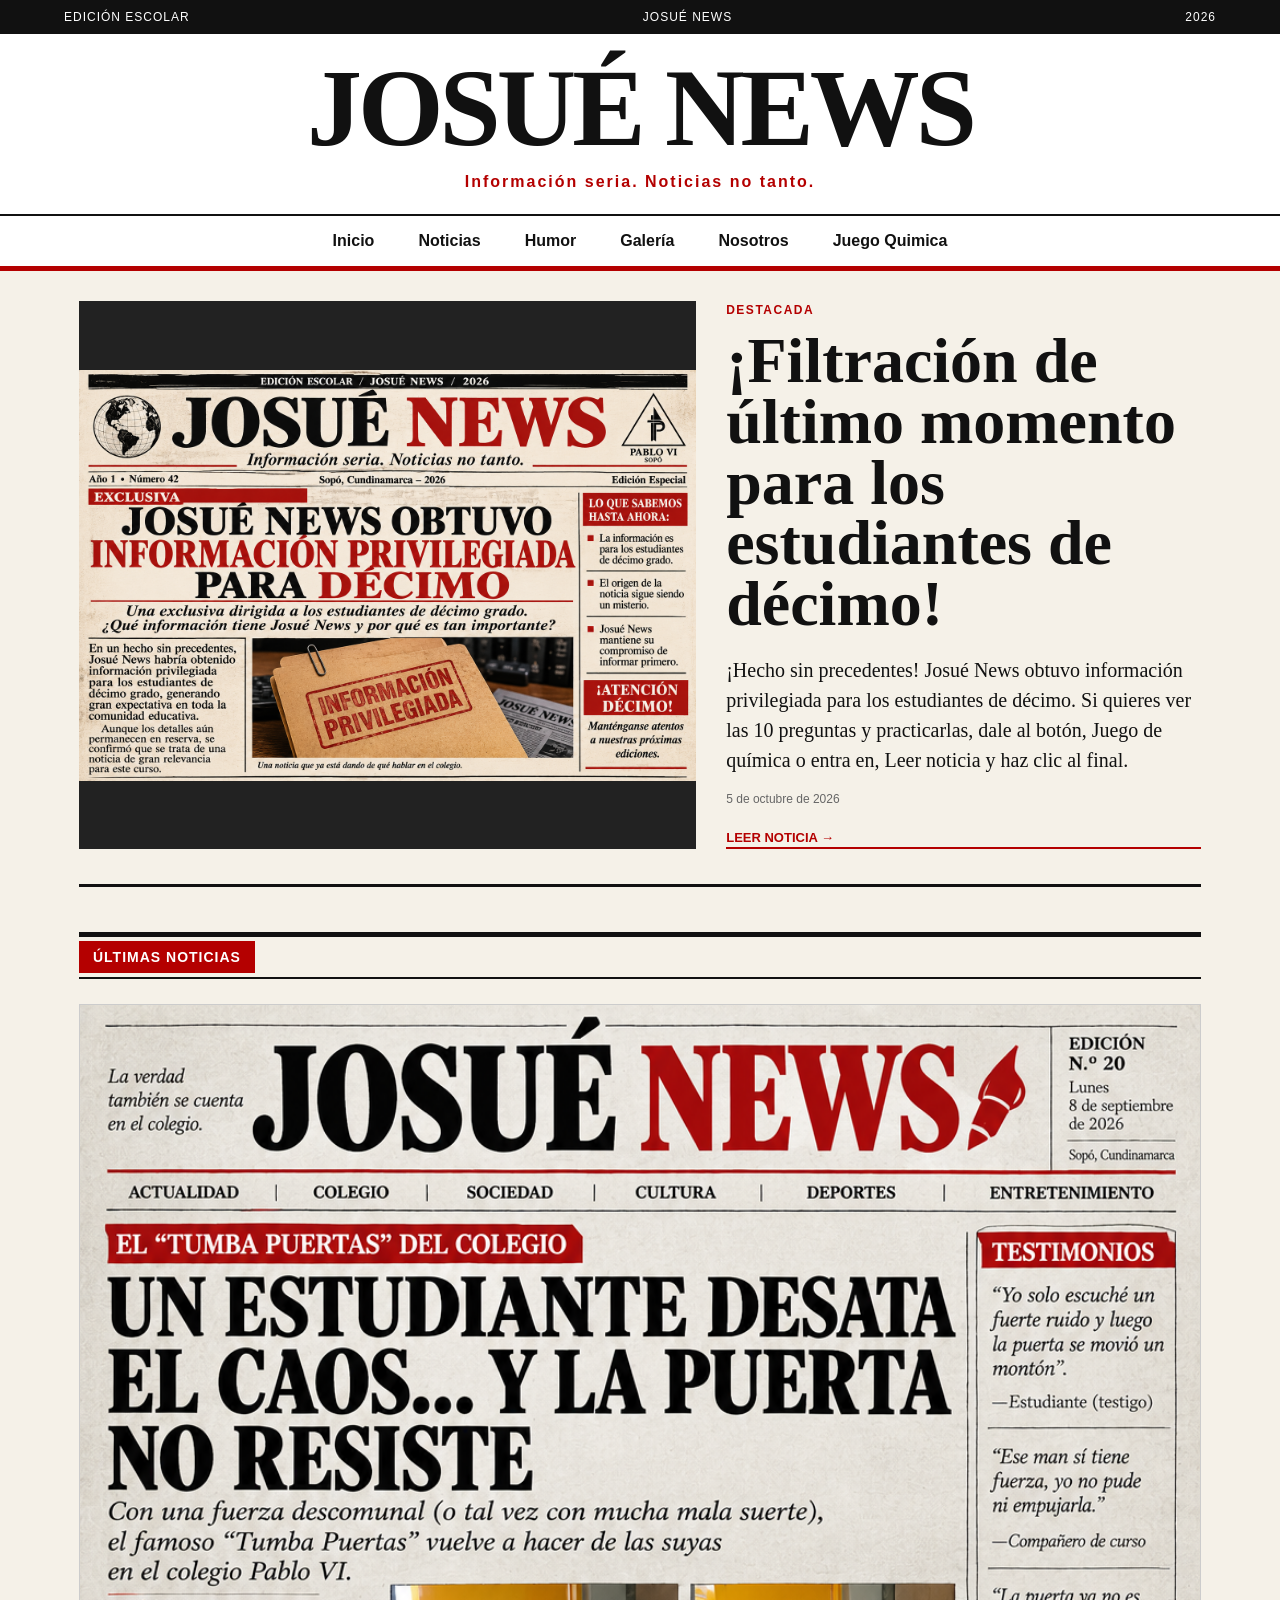
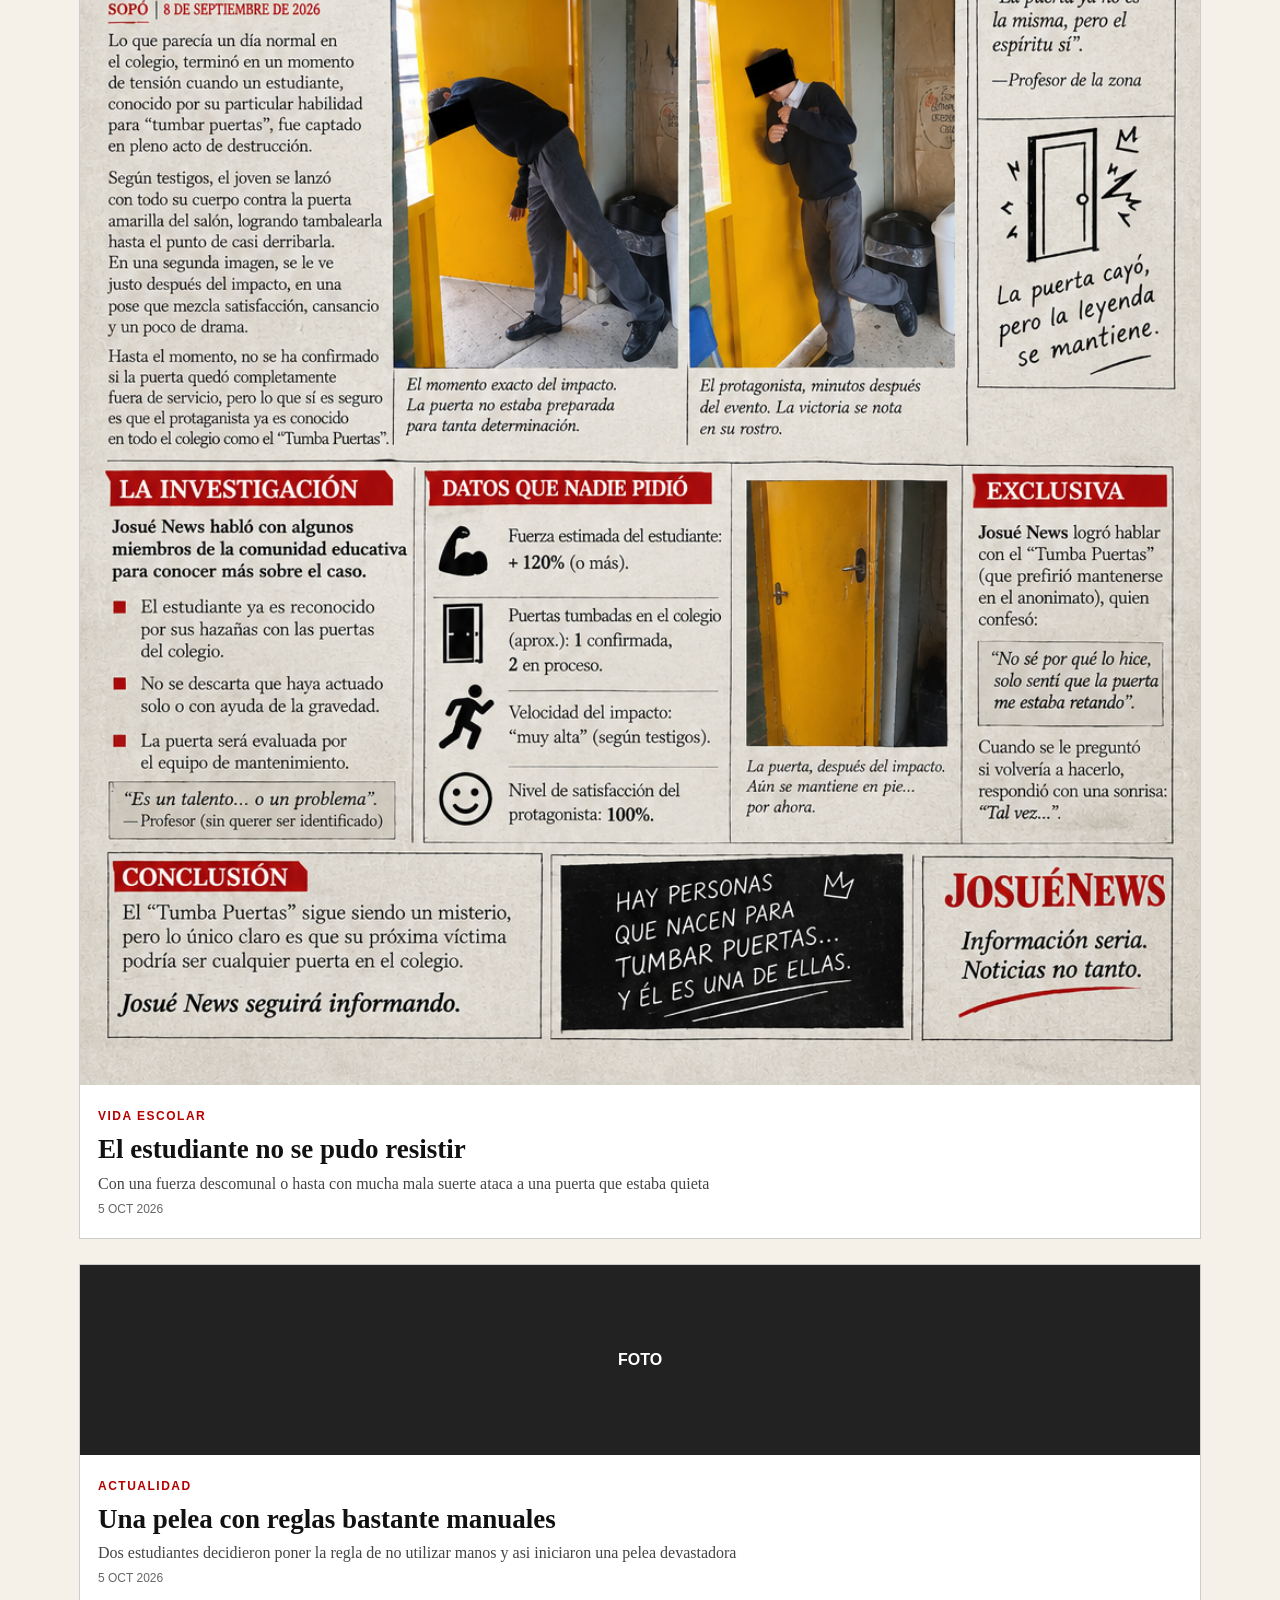
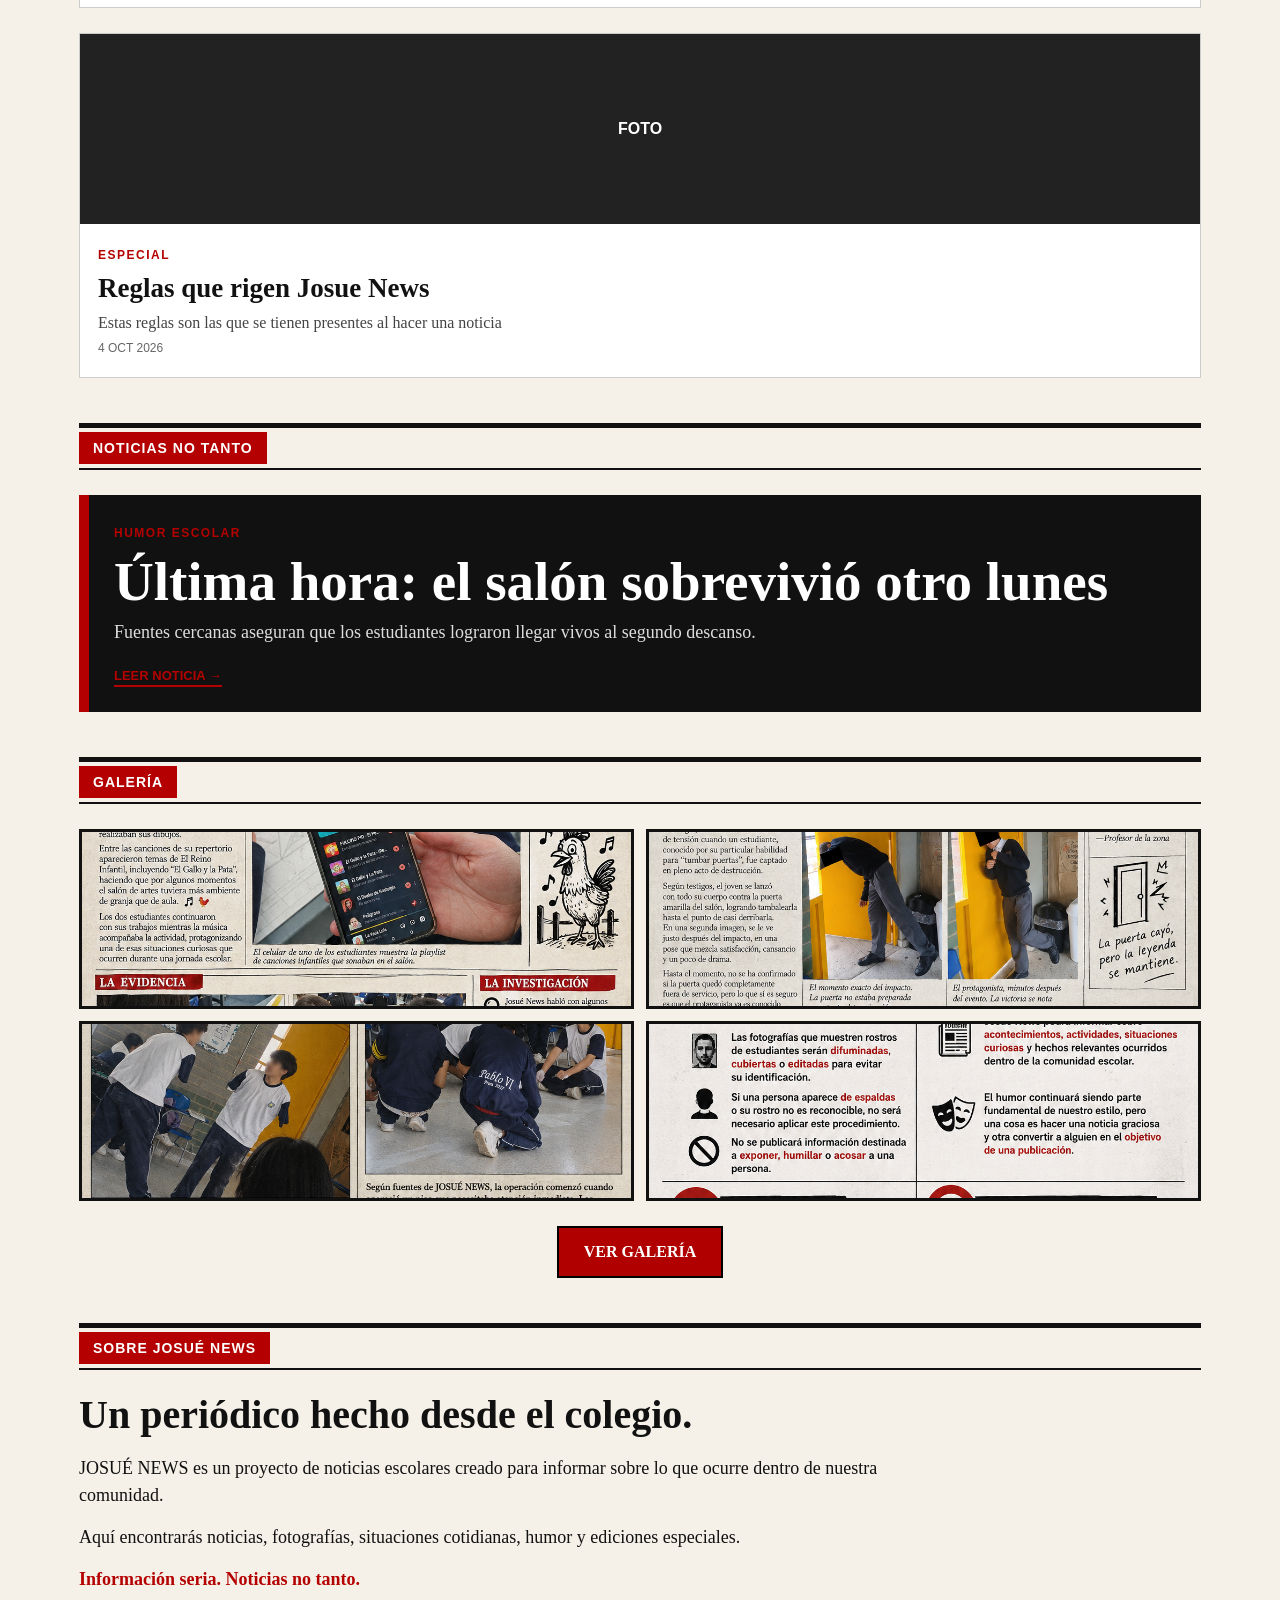
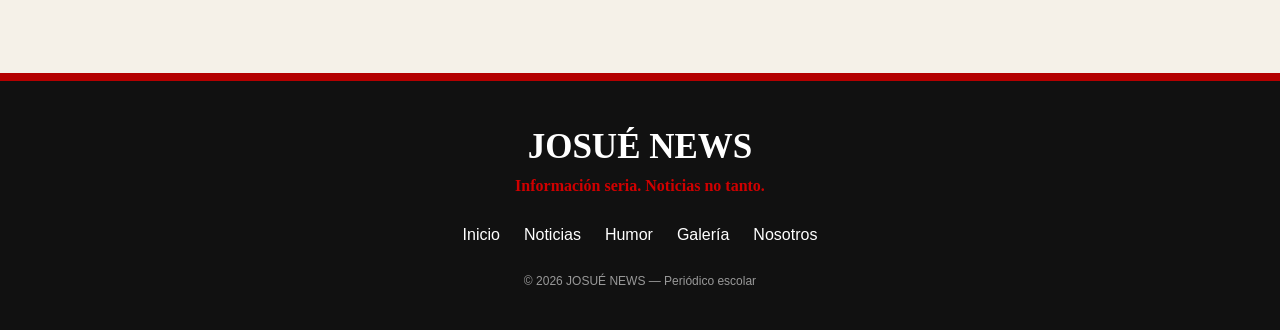
<file: index.html>
<!DOCTYPE html>
<html lang="es">
<head>
    <meta charset="UTF-8">
    <meta name="viewport" content="width=device-width, initial-scale=1.0">

    <title>JOSUÉ NEWS | Información seria. Noticias no tanto.</title>

    <meta name="description"
          content="JOSUÉ NEWS — Información seria. Noticias no tanto. Noticias, humor y actualidad escolar.">

    <link rel="stylesheet" href="style.css">
</head>

<body>

    <!-- =========================
         CABECERA
    ========================== -->

    <header class="site-header">

        <div class="top-bar">
            <span>EDICIÓN ESCOLAR</span>
            <span>JOSUÉ NEWS</span>
            <span>2026</span>
        </div>

        <div class="masthead">

            <div class="brand">
                <h1>JOSUÉ NEWS</h1>
                <p>Información seria. Noticias no tanto.</p>
            </div>

        </div>

        <!-- =========================
             NAVEGACIÓN
        ========================== -->

        <nav class="navbar">

            <a href="#inicio">Inicio</a>
            <a href="#noticias">Noticias</a>
            <a href="#humor">Humor</a>
            <a href="#galeria">Galería</a>
            <a href="#nosotros">Nosotros</a>
            <a href="quimica-1-admin-ios-repetir-todos.html">Juego Quimica</a>
        </nav>

    </header>


    <!-- =========================
         CONTENIDO PRINCIPAL
    ========================== -->

    <main id="inicio">


        <!-- =========================
             NOTICIA PRINCIPAL
        ========================== -->

        <section class="hero-news">

            <div class="hero-image" style="width: 100%; overflow: hidden;">
    <img src="imagenes/file_00000000a2c8820c994a9fa10d2fb992.png"
         alt="Imagen de la noticia"
         style="width: 100%; max-width: 100%; height: auto; display: block;">
</div>
            <div class="hero-content">

                <span class="category">DESTACADA</span>

                <h2>
                    ¡Filtración de último momento para los estudiantes de décimo!
                </h2>

                <p class="lead">
                    ¡Hecho sin precedentes! Josué News obtuvo información privilegiada para los estudiantes de décimo.
Si quieres ver las 10 preguntas y practicarlas, dale al botón, Juego de química o entra en, Leer noticia y haz clic al final.
                </p>

                <p class="date">
                    5 de octubre de 2026
                </p>

                <a href="noticia.html" class="read-more">
                    LEER NOTICIA →
                </a>

            </div>

        </section>


        <!-- =========================
             SEPARADOR
        ========================== -->

        <div class="section-title">
            <span>ÚLTIMAS NOTICIAS</span>
        </div>


        <!-- =========================
             NOTICIAS
        ========================== -->

        <section id="noticias" class="news-grid">


            <article class="news-card">

                <div class="news-image" style="width: 100%; overflow: hidden;">
    <img src="imagenes/file_000000002880822fab9816c562c62a15.png"
         alt="Imagen de la noticia"
         style="width: 100%; max-width: 100%; height: auto; display: block;">
                </div>

                <div class="news-content">

                    <span class="category">
                        VIDA ESCOLAR
                    </span>

                    <h3>
                        El estudiante no se pudo resistir
                    </h3>

                    <p>
                        Con una fuerza descomunal o hasta con mucha mala suerte
                        ataca a una puerta que estaba quieta
                    </p>

                    <span class="news-date">
                        5 OCT 2026
                    </span>

                </div>

            </article>


            
    <article class="news-card">
            

                <div class="news-image">
                    FOTO
                </div>

                <div class="news-content">

                    <span class="category">
                        ACTUALIDAD
                    </span>

                    <h3>
                        Una pelea con reglas bastante manuales
                    </h3>

                    <p>
                        Dos estudiantes decidieron poner la regla de no utilizar manos
                        y asi iniciaron una pelea devastadora
                    </p>

                    <span class="news-date">
                        5 OCT 2026
                    </span>

                </div>

            </article>


            <article class="news-card">

                <div class="news-image">
                    FOTO
                </div>

                <div class="news-content">

                    <span class="category">
                        ESPECIAL
                    </span>

                    <h3>
                        Reglas que rigen Josue News
                    </h3>

                    <p>
                        Estas reglas son las que se tienen presentes al hacer una 
                        noticia
                    </p>

                    <span class="news-date">
                        4 OCT 2026
                    </span>

                </div>

            </article>


        </section>


        <!-- =========================
             HUMOR
        ========================== -->

        <section id="humor" class="humor-section">

            <div class="section-title">
                <span>NOTICIAS NO TANTO</span>
            </div>

            <div class="humor-content">

                <div>

                    <span class="category">
                        HUMOR ESCOLAR
                    </span>

                    <h2>
                        Última hora: el salón sobrevivió otro lunes
                    </h2>

                    <p>
                        Fuentes cercanas aseguran que los estudiantes
                        lograron llegar vivos al segundo descanso.
                    </p>

                    <a href="noticia.html" class="read-more">
                        LEER NOTICIA →
                    </a>

                </div>

            </div>

        </section>


        <!-- =========================
             GALERÍA
        ========================== -->

        <section id="galeria" class="gallery-section">

    <div class="section-title">
        <span>GALERÍA</span>
    </div>

    <div class="gallery-grid">

        <div class="gallery-item">
            <img src="imagenes/file_0000000087f881f596c0f84444d2f927.png" alt="Foto 1">
        </div>

        <div class="gallery-item">
            <img src="imagenes/file_000000002880822fab9816c562c62a15.png" alt="Foto 2">
        </div>

        <div class="gallery-item">
            <img src="imagenes/file_00000000ddf0820e990035ad2cf3b0d6.png" alt="Foto 3">
        </div>

        <div class="gallery-item">
            <img src="imagenes/file_000000004114820eb2ee918c62eab57a.png" alt="Foto 4">
        </div>

    </div>

    <!-- BOTÓN VER GALERÍA -->
   
                </div>

    <div style="text-align: center; margin-top: 25px;">
        <a href="Galería.html" style="
            display: inline-block;
            padding: 12px 25px;
            background: #b00000;
            color: white;
            text-decoration: none;
            font-weight: bold;
            border: 2px solid #000;
        ">
            VER GALERÍA
        </a>
    </div>

        </section>

</section>

        <!-- =========================
             NOSOTROS
        ========================== -->

        <section id="nosotros" class="about-section">

            <div class="section-title">
                <span>SOBRE JOSUÉ NEWS</span>
            </div>

            <div class="about-content">

                <h2>
                    Un periódico hecho desde el colegio.
                </h2>

                <p>
                    JOSUÉ NEWS es un proyecto de noticias escolares creado
                    para informar sobre lo que ocurre dentro de nuestra
                    comunidad.
                </p>

                <p>
                    Aquí encontrarás noticias, fotografías, situaciones
                    cotidianas, humor y ediciones especiales.
                </p>

                <strong>
                    Información seria. Noticias no tanto.
                </strong>

            </div>

        </section>

    </main>


    <!-- =========================
         PIE DE PÁGINA
    ========================== -->

    <footer class="site-footer">

        <div class="footer-brand">
            <h2>JOSUÉ NEWS</h2>
            <p>Información seria. Noticias no tanto.</p>
        </div>

        <div class="footer-links">

            <a href="#inicio">Inicio</a>
            <a href="#noticias">Noticias</a>
            <a href="#humor">Humor</a>
            <a href="#galeria">Galería</a>
            <a href="#nosotros">Nosotros</a>

        </div>

        <div class="copyright">
            © 2026 JOSUÉ NEWS — Periódico escolar
        </div>

    </footer>
    <script src="Temporadas.js"></script>


</body>
</html>
</file>
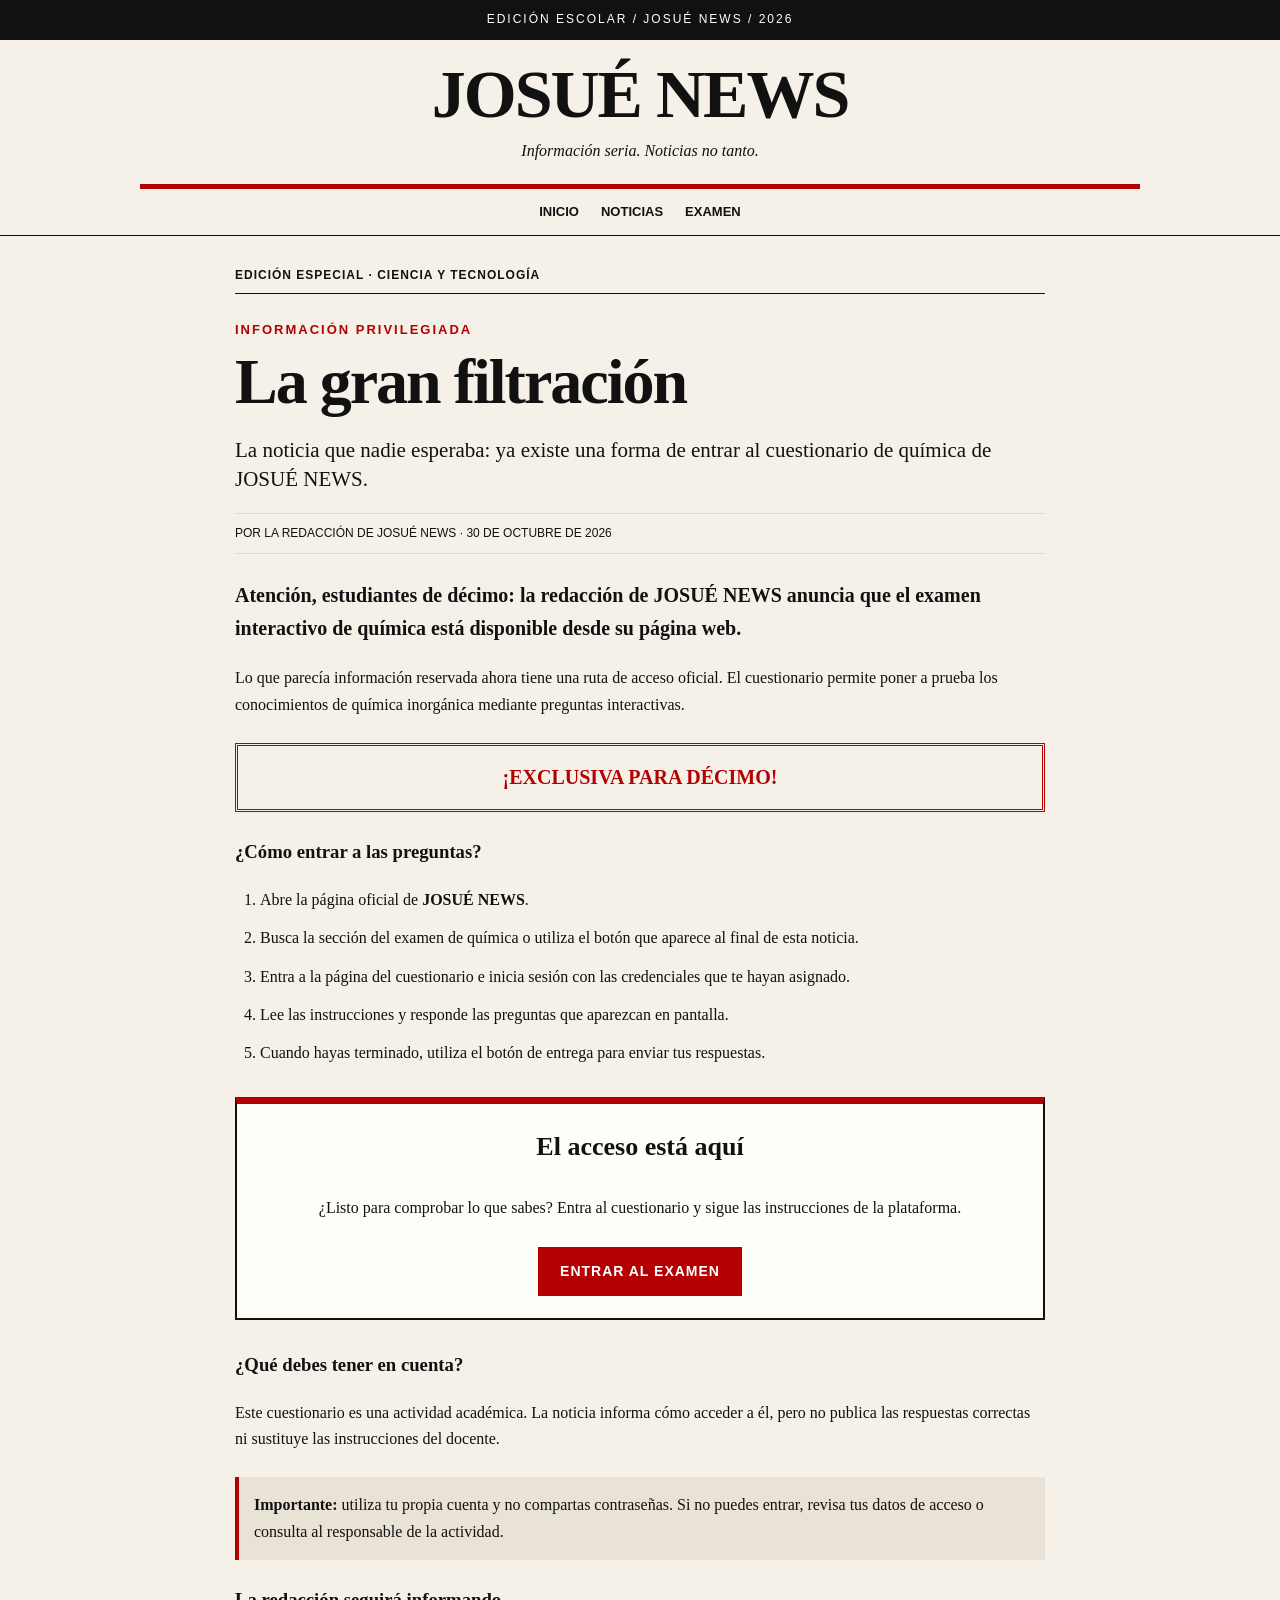
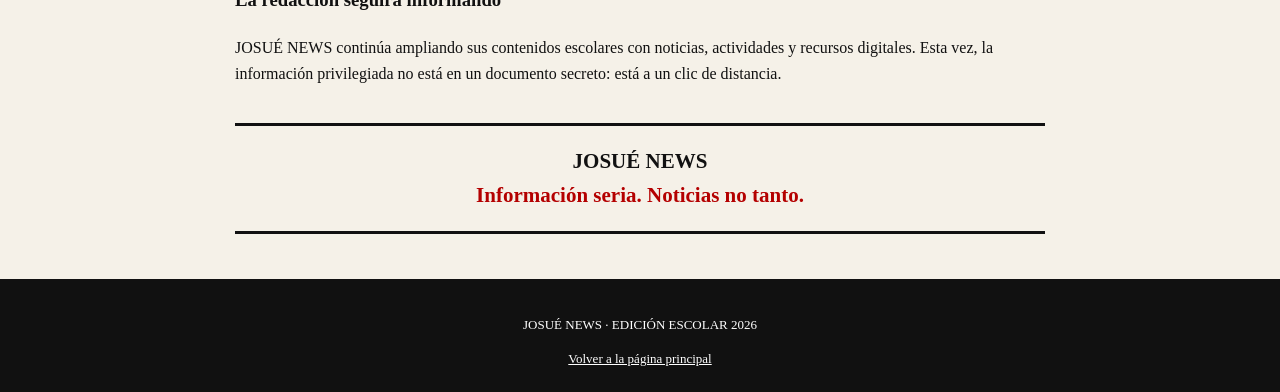
<file: noticia.html>
<!DOCTYPE html>
<html lang="es">
<head>
  <meta charset="UTF-8">
  <meta name="viewport" content="width=device-width, initial-scale=1.0">
  <title>La gran filtración | JOSUÉ NEWS</title>

  <style>
    :root {
      --rojo: #b40000;
      --negro: #111111;
      --papel: #f5f1e8;
      --gris: #ded8cc;
    }

    * {
      box-sizing: border-box;
    }

    body {
      margin: 0;
      background: var(--papel);
      color: var(--negro);
      font-family: Georgia, "Times New Roman", serif;
      line-height: 1.65;
    }

    header {
      background: var(--negro);
      color: white;
      text-align: center;
      padding: 10px;
      font-family: Arial, sans-serif;
      font-size: 12px;
      letter-spacing: 2px;
    }

    .masthead {
      max-width: 1000px;
      margin: auto;
      padding: 20px;
      text-align: center;
      border-bottom: 5px solid var(--rojo);
    }

    .masthead h1 {
      margin: 0;
      font-size: clamp(38px, 8vw, 68px);
      line-height: 1;
      letter-spacing: -2px;
    }

    .masthead p {
      margin: 10px 0 0;
      font-style: italic;
    }

    nav {
      display: flex;
      justify-content: center;
      flex-wrap: wrap;
      gap: 22px;
      padding: 12px;
      border-bottom: 1px solid var(--negro);
      font-family: Arial, sans-serif;
      font-size: 13px;
    }

    nav a {
      color: var(--negro);
      text-decoration: none;
      font-weight: bold;
    }

    nav a:hover {
      color: var(--rojo);
    }

    main {
      max-width: 850px;
      margin: 30px auto;
      padding: 0 20px;
    }

    .edition {
      border-bottom: 1px solid var(--negro);
      padding-bottom: 8px;
      font-family: Arial, sans-serif;
      font-size: 12px;
      font-weight: bold;
      letter-spacing: 1px;
    }

    .category {
      color: var(--rojo);
      font-family: Arial, sans-serif;
      font-size: 13px;
      font-weight: bold;
      letter-spacing: 2px;
      margin-top: 25px;
    }

    h2 {
      font-size: clamp(38px, 7vw, 64px);
      line-height: 1.03;
      margin: 8px 0 15px;
      letter-spacing: -2px;
    }

    .subtitle {
      font-size: 21px;
      line-height: 1.4;
      margin-bottom: 18px;
    }

    .byline {
      font-family: Arial, sans-serif;
      font-size: 12px;
      border-top: 1px solid var(--gris);
      border-bottom: 1px solid var(--gris);
      padding: 10px 0;
      margin-bottom: 25px;
    }

    .lead {
      font-size: 20px;
      font-weight: bold;
    }

    .stamp {
      border: 3px double var(--rojo);
      color: var(--rojo);
      text-align: center;
      padding: 15px;
      margin: 25px 0;
      font-size: 20px;
      font-weight: bold;
      text-transform: uppercase;
    }

    .steps {
      padding-left: 25px;
    }

    .steps li {
      margin-bottom: 12px;
    }

    .exam-box {
      background: #fffdf8;
      border: 2px solid var(--negro);
      border-top: 7px solid var(--rojo);
      padding: 22px;
      margin: 30px 0;
      text-align: center;
    }

    .exam-box h3 {
      margin-top: 0;
      font-size: 26px;
    }

    .exam-button {
      display: inline-block;
      background: var(--rojo);
      color: white;
      padding: 13px 22px;
      margin-top: 10px;
      text-decoration: none;
      font-family: Arial, sans-serif;
      font-size: 14px;
      font-weight: bold;
      letter-spacing: 1px;
    }

    .exam-button:hover {
      background: var(--negro);
    }

    .note {
      background: #e9e2d6;
      border-left: 4px solid var(--rojo);
      padding: 15px;
      margin: 25px 0;
    }

    .closing {
      border-top: 3px solid var(--negro);
      border-bottom: 3px solid var(--negro);
      text-align: center;
      padding: 18px 8px;
      margin-top: 35px;
      font-size: 21px;
      font-weight: bold;
    }

    footer {
      background: var(--negro);
      color: white;
      text-align: center;
      padding: 22px 15px;
      margin-top: 45px;
      font-size: 13px;
    }

    footer a {
      color: white;
    }
  </style>
</head>

<body>

  <header>
    EDICIÓN ESCOLAR / JOSUÉ NEWS / 2026
  </header>

  <div class="masthead">
    <h1>JOSUÉ NEWS</h1>
    <p>Información seria. Noticias no tanto.</p>
  </div>

  <nav>
    <a href="index.html">INICIO</a>
    <a href="index.html#noticias">NOTICIAS</a>
    <a href="quimica-1-admin-ios-repetir-todos.html">EXAMEN</a>
  </nav>

  <main>
    <div class="edition">
      EDICIÓN ESPECIAL · CIENCIA Y TECNOLOGÍA
    </div>

    <div class="category">INFORMACIÓN PRIVILEGIADA</div>

    <h2>La gran filtración</h2>

    <p class="subtitle">
      La noticia que nadie esperaba: ya existe una forma de entrar
      al cuestionario de química de JOSUÉ NEWS.
    </p>

    <div class="byline">
      POR LA REDACCIÓN DE JOSUÉ NEWS · 30 DE OCTUBRE DE 2026
    </div>

    <p class="lead">
      Atención, estudiantes de décimo: la redacción de JOSUÉ NEWS
      anuncia que el examen interactivo de química está disponible
      desde su página web.
    </p>

    <p>
      Lo que parecía información reservada ahora tiene una ruta de
      acceso oficial. El cuestionario permite poner a prueba los
      conocimientos de química inorgánica mediante preguntas
      interactivas.
    </p>

    <div class="stamp">
      ¡Exclusiva para décimo!
    </div>

    <h3>¿Cómo entrar a las preguntas?</h3>

    <ol class="steps">
      <li>
        Abre la página oficial de
        <strong>JOSUÉ NEWS</strong>.
      </li>
      <li>
        Busca la sección del examen de química o utiliza el botón
        que aparece al final de esta noticia.
      </li>
      <li>
        Entra a la página del cuestionario e inicia sesión con las
        credenciales que te hayan asignado.
      </li>
      <li>
        Lee las instrucciones y responde las preguntas que aparezcan
        en pantalla.
      </li>
      <li>
        Cuando hayas terminado, utiliza el botón de entrega para
        enviar tus respuestas.
      </li>
    </ol>

    <div class="exam-box">
      <h3>El acceso está aquí</h3>
      <p>
        ¿Listo para comprobar lo que sabes? Entra al cuestionario
        y sigue las instrucciones de la plataforma.
      </p>

      <a class="exam-button" href="quimica-1-admin-ios-repetir-todos.html">
        ENTRAR AL EXAMEN
      </a>
    </div>

    <h3>¿Qué debes tener en cuenta?</h3>

    <p>
      Este cuestionario es una actividad académica. La noticia
      informa cómo acceder a él, pero no publica las respuestas
      correctas ni sustituye las instrucciones del docente.
    </p>

    <div class="note">
      <strong>Importante:</strong> utiliza tu propia cuenta y no
      compartas contraseñas. Si no puedes entrar, revisa tus datos
      de acceso o consulta al responsable de la actividad.
    </div>

    <h3>La redacción seguirá informando</h3>

    <p>
      JOSUÉ NEWS continúa ampliando sus contenidos escolares con
      noticias, actividades y recursos digitales. Esta vez, la
      información privilegiada no está en un documento secreto:
      está a un clic de distancia.
    </p>

    <div class="closing">
      JOSUÉ NEWS<br>
      <span style="color: var(--rojo);">
        Información seria. Noticias no tanto.
      </span>
    </div>
  </main>

  <footer>
    <p>JOSUÉ NEWS · EDICIÓN ESCOLAR 2026</p>
    <a href="index.html">Volver a la página principal</a>
  </footer>
  <script src="Temporadas.js"></script>

</body>
</html>
</file>
<file: style.css>
/* =========================
   JOSUÉ NEWS
   ESTILO ROJO + NEGRO
========================= */

* {
    margin: 0;
    padding: 0;
    box-sizing: border-box;
}

html {
    scroll-behavior: smooth;
}

body {
    background: #f5f1e8;
    color: #111;
    font-family: Georgia, "Times New Roman", serif;
    line-height: 1.5;
}

/* =========================
   CABECERA
========================= */

.site-header {
    background: #fff;
    border-bottom: 5px solid #b40000;
}

.top-bar {
    background: #111;
    color: #fff;
    display: flex;
    justify-content: space-between;
    padding: 8px 5%;
    font-family: Arial, sans-serif;
    font-size: 12px;
    letter-spacing: 1px;
}

.masthead {
    text-align: center;
    padding: 25px 15px 20px;
}

.brand h1 {
    font-size: clamp(48px, 10vw, 110px);
    line-height: 0.9;
    font-weight: 900;
    letter-spacing: -4px;
    color: #111;
}

.brand p {
    color: #b40000;
    font-family: Arial, sans-serif;
    font-weight: bold;
    margin-top: 12px;
    letter-spacing: 2px;
}

/* =========================
   NAVEGACIÓN
========================= */

.navbar {
    display: flex;
    justify-content: center;
    flex-wrap: wrap;
    border-top: 2px solid #111;
    padding: 0;
}

.navbar a {
    color: #111;
    text-decoration: none;
    font-family: Arial, sans-serif;
    font-weight: bold;
    padding: 13px 22px;
    transition: 0.2s;
}

.navbar a:hover {
    background: #b40000;
    color: #fff;
}

/* =========================
   CONTENIDO
========================= */

main {
    max-width: 1250px;
    margin: auto;
    padding: 30px 5%;
}

/* =========================
   NOTICIA PRINCIPAL
========================= */

.hero-news {
    display: grid;
    grid-template-columns: 1.3fr 1fr;
    gap: 30px;
    padding-bottom: 35px;
    border-bottom: 3px solid #111;
}

.hero-image,
.news-image,
.gallery-item {
    background: #222;
    color: #fff;
    display: flex;
    align-items: center;
    justify-content: center;
    font-family: Arial, sans-serif;
    font-weight: bold;
    min-height: 250px;
}

.hero-image {
    min-height: 400px;
}

.hero-content {
    display: flex;
    flex-direction: column;
    justify-content: center;
}

.category {
    color: #b40000;
    font-family: Arial, sans-serif;
    font-size: 12px;
    font-weight: 900;
    letter-spacing: 1.5px;
}

.hero-content h2 {
    font-size: clamp(38px, 5vw, 65px);
    line-height: 0.95;
    margin: 12px 0 20px;
}

.lead {
    font-size: 20px;
}

.date,
.news-date {
    color: #666;
    font-family: Arial, sans-serif;
    font-size: 12px;
    margin-top: 15px;
}

/* =========================
   TÍTULOS DE SECCIÓN
========================= */

.section-title {
    border-top: 5px solid #111;
    border-bottom: 2px solid #111;
    margin: 45px 0 25px;
    padding: 8px 0;
}

.section-title span {
    background: #b40000;
    color: #fff;
    padding: 8px 14px;
    font-family: Arial, sans-serif;
    font-size: 14px;
    font-weight: 900;
    letter-spacing: 1px;
}

/* =========================
   NOTICIAS
========================= */

.news-grid {
    display: grid;
    grid-template-columns: repeat(3, 1fr);
    gap: 25px;
}

.news-card {
    background: #fff;
    border: 1px solid #ccc;
}

.news-image {
    min-height: 190px;
}

.news-content {
    padding: 18px;
}

.news-content h3 {
    font-size: 27px;
    line-height: 1.05;
    margin: 8px 0;
}

.news-content p {
    color: #444;
}

/* =========================
   BOTONES
========================= */

.read-more {
    display: inline-block;
    color: #b40000;
    font-family: Arial, sans-serif;
    font-size: 13px;
    font-weight: bold;
    text-decoration: none;
    margin-top: 20px;
    border-bottom: 2px solid #b40000;
}

.read-more:hover {
    color: #111;
    border-color: #111;
}

/* =========================
   HUMOR
========================= */

.humor-content {
    background: #111;
    color: #fff;
    padding: 40px;
    border-left: 10px solid #b40000;
}

.humor-content h2 {
    color: #fff;
    font-size: clamp(32px, 5vw, 55px);
    line-height: 1;
    margin: 10px 0;
}

.humor-content p {
    color: #ddd;
    font-size: 18px;
}

/* =========================
   GALERÍA
========================= */

.gallery-grid {
    display: grid !important;
    grid-template-columns: repeat(2, minmax(0, 1fr)) !important;
    gap: 12px !important;
    width: 100% !important;
    max-width: 100% !important;
    min-width: 0 !important;
    box-sizing: border-box !important;
}

.gallery-item {
    min-width: 0 !important;
    height: 180px !important;
    min-height: 0 !important;
    border: 3px solid #111 !important;
    overflow: hidden !important;
    box-sizing: border-box !important;
}

.gallery-item img {
    width: 100% !important;
    max-width: 100% !important;
    height: 100% !important;
    object-fit: cover !important;
    display: block !important;
}

/* =========================
   NOSOTROS
========================= */

.about-section {
    margin-bottom: 50px;
}

.about-content {
    max-width: 800px;
    font-size: 18px;
}

.about-content h2 {
    font-size: 40px;
    line-height: 1;
    margin-bottom: 20px;
}

.about-content p {
    margin-bottom: 15px;
}

.about-content strong {
    color: #b40000;
}

/* =========================
   FOOTER
========================= */

.site-footer {
    background: #111;
    color: #fff;
    text-align: center;
    padding: 40px 20px;
    border-top: 8px solid #b40000;
}

.footer-brand h2 {
    font-size: 35px;
}

.footer-brand p {
    color: #d00000;
    font-weight: bold;
}

.footer-links {
    margin: 25px 0;
}

.footer-links a {
    color: #fff;
    text-decoration: none;
    margin: 0 10px;
    font-family: Arial, sans-serif;
}

.footer-links a:hover {
    color: #d00000;
}

.copyright {
    color: #999;
    font-family: Arial, sans-serif;
    font-size: 12px;
}

/* =========================
   CELULARES
========================= */

@media (max-width: 800px) {

    .top-bar {
        font-size: 9px;
    }

    .brand h1 {
        letter-spacing: -2px;
    }

    .navbar a {
        padding: 10px 12px;
        font-size: 13px;
    }

    .hero-news {
        grid-template-columns: 1fr;
    }

   
    }

    .news-grid {
        grid-template-columns: 1fr;
    }

    .gallery-grid {
        grid-template-columns: repeat(2, 1fr);
    }

    .humor-content {
        padding: 25px;
    }
.article-image {
    width: 100% !important;
    height: 400px !important;
    overflow: hidden !important;
}

.article-image img {
    width: 100% !important;
    height: 100% !important;
    object-fit: cover !important;
    display: block !important;
}
@media (max-width: 600px) {
    .gallery-grid {
        grid-template-columns: repeat(2, minmax(0, 1fr)) !important;
    }

    .gallery-item {
        height: 150px !important;
    }
}
.gallery-button-container {
    text-align: center;
    margin-top: 25px;
}

.gallery-button {
    display: inline-block;
    padding: 12px 25px;
    background: #b00000;
    color: white;
    text-decoration: none;
    font-weight: bold;
    border: 2px solid #000;
    transition: 0.3s;
}

.gallery-button:hover {
    background: #000;
    color: white;
}
/* =========================
   GALERÍA - PÁGINA COMPLETA
========================= */

.newspaper-gallery {
    display: grid;
    grid-template-columns: repeat(2, 1fr);
    gap: 25px;
    max-width: 900px;
    margin: 0 auto;
}

.newspaper-page {
    background: #fff;
    border: 3px solid #111;
    padding: 8px;
    overflow: hidden;
    cursor: pointer;
}

.newspaper-page img {
    display: block;
    width: 100%;
    height: 420px;
    object-fit: contain;
    background: #eee;
}

/* =========================
   VISOR AMPLIADO
========================= */

.image-viewer {
    position: fixed;
    inset: 0;
    background: rgba(0, 0, 0, 0.92);
    display: none;
    align-items: center;
    justify-content: center;
    z-index: 9999;
    padding: 30px;
}

.image-viewer.active {
    display: flex;
}

#viewerImage {
    width: auto !important;
    height: auto !important;
    max-width: 90vw !important;
    max-height: 90vh !important;
    object-fit: contain !important;
    border: 4px solid #fff;
    background: #fff;
}

.close-button,
.previous-button,
.next-button {
    position: absolute;
    background: #b40000;
    color: #fff;
    border: 2px solid #fff;
    font-size: 35px;
    width: 50px;
    height: 50px;
    cursor: pointer;
    z-index: 10000;
}

.close-button {
    top: 20px;
    right: 25px;
}

.previous-button {
    left: 20px;
}

.next-button {
    right: 20px;
}

.close-button:hover,
.previous-button:hover,
.next-button:hover {
    background: #111;
}

.no-scroll {
    overflow: hidden;
}

/* =========================
   GALERÍA EN CELULAR
========================= */

@media (max-width: 600px) {

    .newspaper-gallery {
        grid-template-columns: 1fr;
        gap: 20px;
    }

    .newspaper-page img {
        height: 400px;
    }

    .image-viewer {
        padding: 15px;
    }

    #viewerImage {
        max-width: 92vw !important;
        max-height: 85vh !important;
    }

    .previous-button {
        left: 5px;
    }

    .next-button {
        right: 5px;
    }
}
/* ==========================================
   JOSUÉ NEWS — TEMAS Y DECORACIONES
========================================== */

/* ESTILO NORMAL */
body {
    --papel: #f5f1e8;
    --tinta: #111111;
    --acento: #b40000;

    background-color: var(--papel);
    color: var(--tinta);
    transition: background-color 0.4s, color 0.4s;
}

/* HALLOWEEN */
body[data-temporada="halloween"] {
    --papel: #211b20;
    --tinta: #fff0dc;
    --acento: #ff7518;

    background-color: var(--papel);
    background-image: radial-gradient(
        ellipse at top,
        #49263b 0%,
        transparent 65%
    );
    color: #fff0dc;
}

body[data-temporada="halloween"] .site-header,
body[data-temporada="halloween"] .masthead {
    border-bottom-color: #ff7518;
}


body[data-temporada="halloween"] .news-card,
body[data-temporada="halloween"] .newspaper-page {
    background-color: #fffaf2;
    color: #211b20;
}

body[data-temporada="halloween"] .news-card p,
body[data-temporada="halloween"] .news-card h3 {
    color: #211b20;
}

body[data-temporada="halloween"] input,
body[data-temporada="halloween"] textarea,
body[data-temporada="halloween"] select {
    background: #fffaf2;
    color: #111;
}

/* DÍA DE LAS VELITAS */
body[data-temporada="velitas"] {
    --papel: #fff0d0;
    --tinta: #38251b;
    --acento: #b40000;

    background-color: var(--papel);
    background-image: radial-gradient(
        ellipse at top,
        #ffe0a0 0%,
        transparent 65%
    );
    color: #38251b;
}

body[data-temporada="velitas"] .site-header,
body[data-temporada="velitas"] .masthead {
    border-bottom-color: #c18a28;
}

/* NAVIDAD */
body[data-temporada="navidad"] {
    --papel: #f5eee1;
    --tinta: #172b20;
    --acento: #b40000;

    background-color: var(--papel);
    background-image: radial-gradient(
        ellipse at top,
        #e1eadb 0%,
        transparent 65%
    );
    color: #172b20;
}

body[data-temporada="navidad"] .site-header,
body[data-temporada="navidad"] .masthead {
    border-bottom-color: #a88742;
}

/* DECORACIONES ESTÁTICAS EN LAS ESQUINAS */
.decoracion-especial {
    position: fixed;
    z-index: 100;
    pointer-events: none;
    user-select: none;
    line-height: 1;
    opacity: 0.95;
}

.esquina-superior-izquierda {
    top: 10px;
    left: 10px;
}

.esquina-superior-derecha {
    top: 10px;
    right: 10px;
}

.esquina-inferior-izquierda {
    bottom: 12px;
    left: 10px;
}

.esquina-inferior-derecha {
    bottom: 12px;
    right: 10px;
}

/* HALLOWEEN */
.telarana {
    font-size: clamp(38px, 7vw, 65px);
    filter: grayscale(1);
}

.calabaza {
    font-size: clamp(28px, 5vw, 42px);
}

/* VELITAS */
.velita {
    font-size: clamp(36px, 5vw, 50px);
    filter: drop-shadow(0 0 8px #ffbd45);
}

/* NAVIDAD */
.estrella {
    color: #c49a35;
    font-size: clamp(38px, 6vw, 54px);
}

.rama-navidad {
    font-size: clamp(30px, 5vw, 42px);
}

/* EVITAR QUE LOS ADORNOS ANTIGUOS VUELVAN A APARECER */
.adorno-temporada {
    display: none !important;
}

/* AJUSTES PARA CELULARES */
@media (max-width: 600px) {
    .esquina-superior-izquierda {
        top: 5px;
        left: 5px;
    }

    .esquina-superior-derecha {
        top: 5px;
        right: 5px;
    }

    .esquina-inferior-izquierda {
        bottom: 8px;
        left: 5px;
    }

    .esquina-inferior-derecha {
        bottom: 8px;
        right: 5px;
    }
}

@media (prefers-reduced-motion: reduce) {
    body {
        transition: none;
    }
}
</file>
